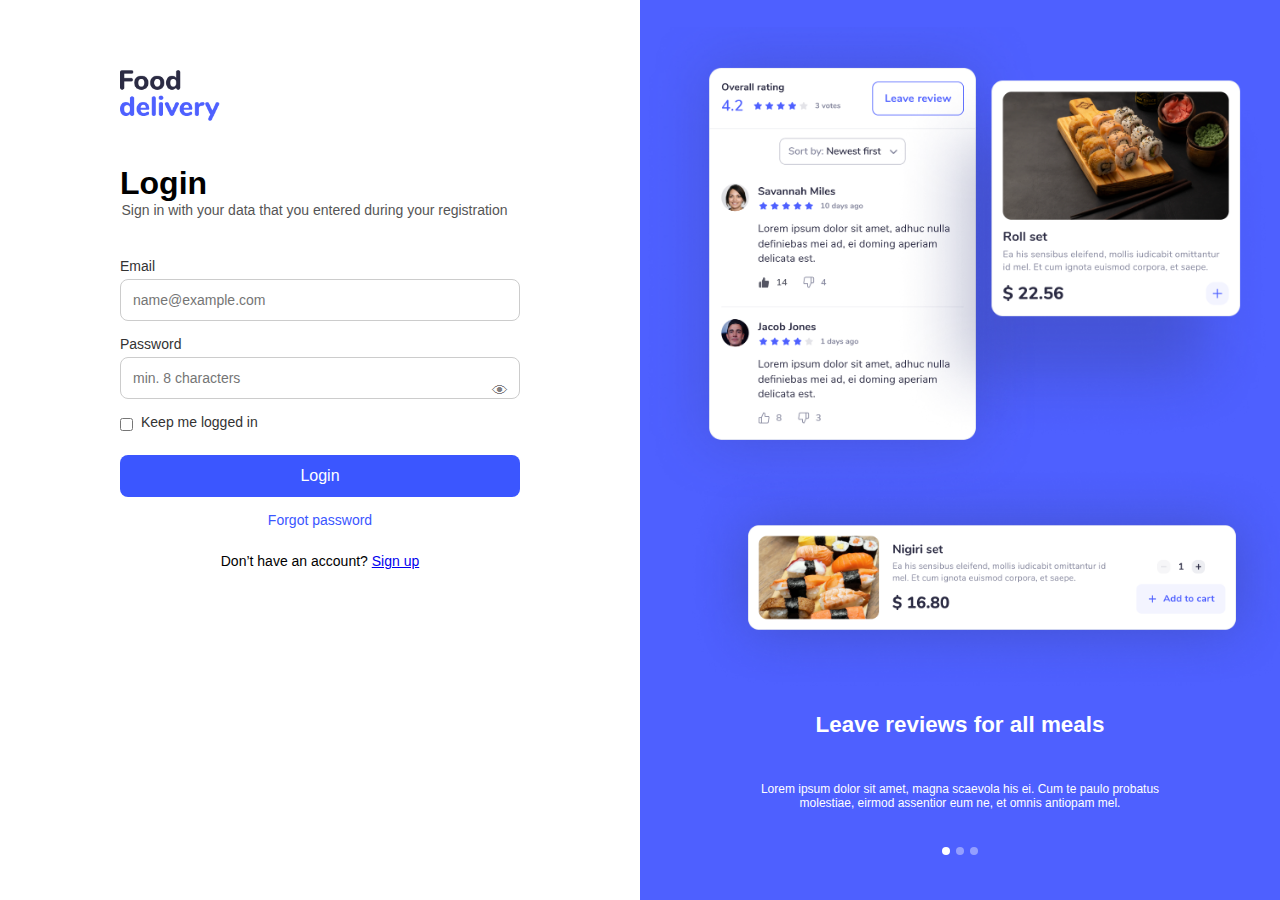
<file: site-multipage/1/index.html>
<!DOCTYPE html>
<html lang="en">

<head>
  <meta charset="UTF-8">
  <meta name="viewport" content="width=device-width, initial-scale=1.0">
  <link rel="stylesheet" href="style.css">
  <link rel="shortcut icon" href="Food del.png">
  <title>Food delivery 1</title>
</head>

<body>
  <main class="container">

    <!-- Stânga: Login -->
    <section class="left">
      <div>
        <img src="Food del.png" alt="Logo Food Delivery" class="logo">
      </div>
        <h1>Login</h1>
        <p class="subtitle">Sign in with your data that you entered during your registration</p>
      <div class="login-box">
        <label>Email</label>
        <input type="email" placeholder="name@example.com">

        <label>Password</label>
        <div class="password-wrapper">
          <input type="password" placeholder="min. 8 characters">
          <span class="toggle-password">👁</span>
        </div>

        <div class="checkbox-row">
          <input type="checkbox" id="keepLoggedIn">
          <label for="keepLoggedIn">Keep me logged in</label>
        </div>

        <button>Login</button>
        <a href="#" class="forgot">Forgot password</a>
      </div>

      <p class="signup">Don’t have an account? <a href="#">Sign up</a></p>
    </section>

    <!-- Dreapta: Imagini + text -->
    <section class="right">

      <div class="images-wrapper">
        <img src="image copy.png" alt="comments" id="com">
        <img src="image copy 3.png" alt="rol set" id="rol">
        <img src="image.png" alt="nigiri" id="nigiri">
      </div>

      <h2>Leave reviews for all meals</h2>
      <p id="Lorem">
        Lorem ipsum dolor sit amet, magna scaevola his ei. Cum te paulo probatus molestiae, 
        eirmod assentior eum ne, et omnis antiopam mel.
      </p>

      <div class="dots">
        <span class="dot active"></span>
        <span class="dot"></span>
        <span class="dot"></span>
      </div>

    </section>
  </main>
</body>

</html>
</file>
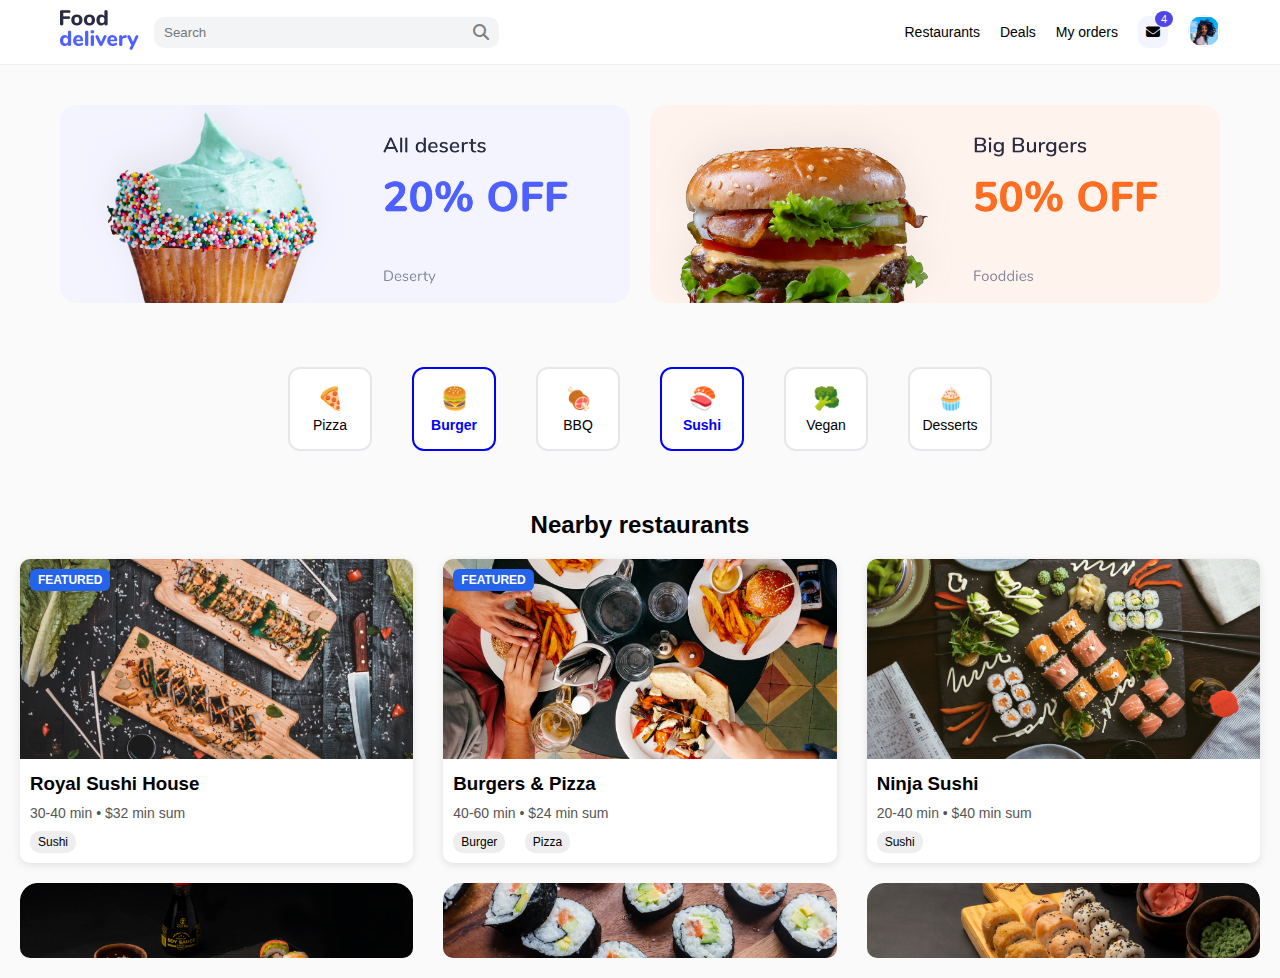
<file: site-multipage/2/index.html>
<!DOCTYPE html>
<html lang="en">
<head>
  <meta charset="UTF-8">
  <meta name="viewport" content="width=device-width, initial-scale=1.0">
  <title>Food Delivery</title>
  <link rel="stylesheet" href="style.css">
  <link rel="stylesheet" href="https://cdnjs.cloudflare.com/ajax/libs/font-awesome/6.4.0/css/all.min.css">
  <link rel="icon" href="Food del.png">
</head>
<body>
<main>
  <!-- Navbar -->
  <header>
    <div class="navbar">
      <!-- Left -->
      <div class="left-side">
        <div class="logo">
          <img src="Food del.png" alt="Logo">
        </div>
        <div class="search-box">
          <input type="text" placeholder="Search">
          <i class="fa fa-search"></i>
        </div>
      </div>

      <!-- Right -->
      <div class="nav-links">
        <a href="#">Restaurants</a>
        <a href="#">Deals</a>
        <a href="#">My orders</a>

        <div class="notif">
          <i class="fa fa-envelope"></i>
          <span>4</span>
        </div>

        <div class="profile">
          <img src="profile.png" alt="Profile">
        </div>
      </div>
    </div>
  </header>

  <!-- Promo banners -->
  <section class="banners">
    <div class="banner">
      <img src="des.png" alt="desserts">
    </div>

    <div class="banner">
      <img src="bur.png" alt="burger">
    </div>
  </section>

  <!-- Categories -->
  <section class="categories">
    <div class="category"><span>🍕</span><p>Pizza</p></div>
    <div class="category active"><span>🍔</span><p>Burger</p></div>
    <div class="category"><span>🍖</span><p>BBQ</p></div>
    <div class="category active"><span>🍣</span><p>Sushi</p></div>
    <div class="category"><span>🥦</span><p>Vegan</p></div>
    <div class="category"><span>🧁</span><p>Desserts</p></div>
  </section>

  <!-- Restaurants -->
  <section class="restaurants">
    <h2>Nearby restaurants</h2>
    <div class="cards">
      <div class="card featured">
        <span class="featured-badge">FEATURED</span>
        <img src="royal.png" alt="Royal Sushi House">
        <h3>Royal Sushi House</h3>
        <p>30-40 min • $32 min sum</p>
        <span class="tag">Sushi</span>
      </div>

      <div class="card featured">
        <span class="featured-badge">FEATURED</span>
        <img src="bur&pi.png" alt="Burgers & Pizza">
        <h3>Burgers & Pizza</h3>
        <p>40-60 min • $24 min sum</p>
        <span class="tag">Burger</span>
        <span class="tag">Pizza</span>
      </div>

      <div class="card">
        <img src="ninja.png" alt="Ninja Sushi">
        <h3>Ninja Sushi</h3>
        <p>20-40 min • $40 min sum</p>
        <span class="tag">Sushi</span>
      </div>
    </div>

    <div class="cards extra-images">
      <img src="roly.png" alt="" id="roly">
      <img src="bu.png" alt="" id="bu">
      <img src="ni.png" alt="" id="ni">
    </div>
  </section>
</main>
</body>
</html>
</file>
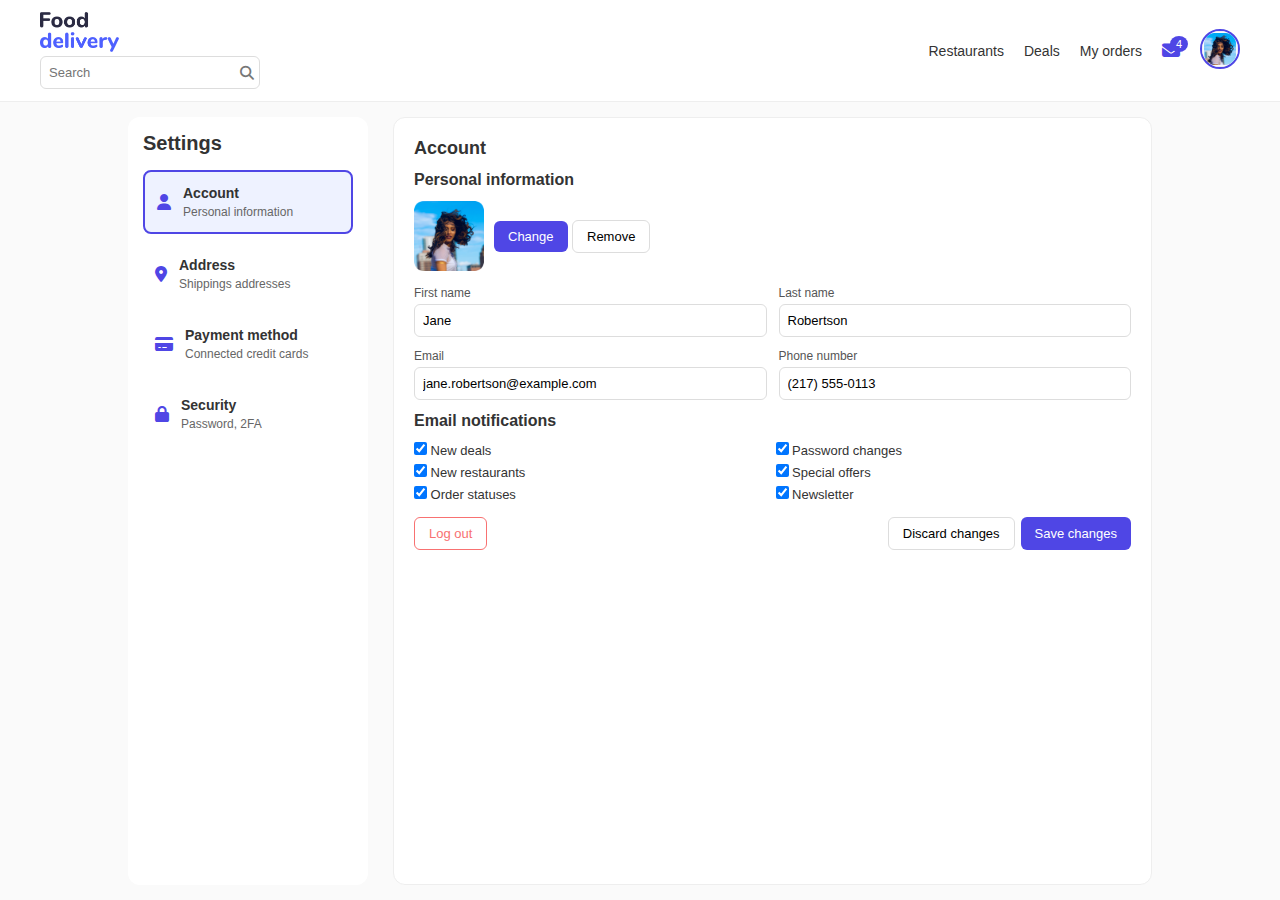
<file: site-multipage/3/index.html>
<!DOCTYPE html>
<html lang="ro">
<head>
  <meta charset="utf-8" />
  <meta name="viewport" content="width=device-width, initial-scale=1" />
  <title>Food Delivery - Settings</title>
  <link rel="stylesheet" href="style.css" />
  <link rel="stylesheet" href="https://cdnjs.cloudflare.com/ajax/libs/font-awesome/6.5.0/css/all.min.css" />
</head>
<body>
  <!-- NAVBAR -->
  <header class="navbar">
    <div class="navbar-left">
      <div class="logo">
        <img src="Food del.png" alt="Food delivery logo" />
      </div>

      <div class="search">
        <i class="fa fa-search" aria-hidden="true"></i>
        <input type="text" placeholder="Search" aria-label="Search" />
      </div>
    </div>

    <nav class="menu">
      <a href="#">Restaurants</a>
      <a href="#">Deals</a>
      <a href="#">My orders</a>

      <div class="notifications" aria-hidden="true">
        <i class="fa fa-envelope"></i>
        <span class="badge">4</span>
      </div>

      <div class="profile">
        <img src="profile.png" alt="User avatar" />
      </div>
    </nav>
  </header>

  <!-- MAIN -->
  <main class="settings-wrapper">
    <div class="settings-container">
      <!-- SIDEBAR -->
      <aside class="sidebar">
        <h2 class="sidebar-title">Settings</h2>
        <ul>
          <li class="active">
            <i class="fa fa-user"></i>
            <div>
              <span class="title">Account</span><br />
              <span class="subtitle">Personal information</span>
            </div>
          </li>

          <li>
            <i class="fa fa-map-marker-alt"></i>
            <div>
              <span class="title">Address</span><br />
              <span class="subtitle">Shippings addresses</span>
            </div>
          </li>

          <li>
            <i class="fa fa-credit-card"></i>
            <div>
              <span class="title">Payment method</span><br />
              <span class="subtitle">Connected credit cards</span>
            </div>
          </li>

          <li>
            <i class="fa fa-lock"></i>
            <div>
              <span class="title">Security</span><br />
              <span class="subtitle">Password, 2FA</span>
            </div>
          </li>
        </ul>
      </aside>

      <!-- CONTENT -->
      
      <section class="content" aria-labelledby="account-heading">
      <h2>Account</h2>
        <h3>Personal information</h3>

        <div class="profile-section">
          <img src="avatar.png" alt="Avatar" class="avatar" />
          <div class="profile-actions">
            <button class="btn blue" type="button">Change</button>
            <button class="btn" type="button">Remove</button>
          </div>
        </div>

        <form>
          <div class="form-row">
            <div class="form-group">
              <label for="first-name">First name</label>
              <input id="first-name" type="text" value="Jane" />
            </div>

            <div class="form-group">
              <label for="last-name">Last name</label>
              <input id="last-name" type="text" value="Robertson" />
            </div>
          </div>

          <div class="form-row">
            <div class="form-group">
              <label for="email">Email</label>
              <input id="email" type="email" value="jane.robertson@example.com" />
            </div>

            <div class="form-group">
              <label for="phone">Phone number</label>
              <input id="phone" type="tel" value="(217) 555-0113" />
            </div>
          </div>

          <h3>Email notifications</h3>

          <div class="checkboxes">
            <label><input type="checkbox" checked /> New deals</label>
            <label><input type="checkbox" checked /> Password changes</label>
            <label><input type="checkbox" checked /> New restaurants</label>
            <label><input type="checkbox" checked /> Special offers</label>
            <label><input type="checkbox" checked /> Order statuses</label>
            <label><input type="checkbox" checked /> Newsletter</label>
          </div>

          <div class="form-actions">
            <button type="button" class="btn red">Log out</button>

            <div class="right">
              <button type="reset" class="btn">Discard changes</button>
              <button type="submit" class="btn blue">Save changes</button>
            </div>
          </div>
        </form>
      </section>
    </div>
  </main>
</body>
</html>
</file>
<file: site-multipage/2/style.css>
body {
  margin: 0;
  font-family: Arial, sans-serif;
  background: #fafafa;
}

/* Navbar */
.navbar {
  display: flex;
  align-items: center;
  justify-content: space-between;
  padding: 10px 20px;
  border-bottom: 1px solid #eee;
  background: white;
  flex-wrap: wrap;
}

.left-side {
  display: flex;
  align-items: center;
  gap: 15px;
}

.logo img {
  height: 40px;
}

.search-box {
  display: flex;
  align-items: center;
  position: relative;
}

.search-box input {
  padding: 8px 35px 8px 10px;
  border: none;
  border-radius: 10px;
  background: #f3f4f6;
  width: 200px;
}

.search-box i {
  position: absolute;
  right: 10px;
  color: gray;
}

.nav-links {
  display: flex;
  align-items: center;
  gap: 20px;
  font-size: 14px;
  flex-wrap: wrap;
}
.nav-links a {
  text-decoration: none;
  color: black;
}

.notif {
  position: relative;
  background: #f3f4ff;
  padding: 8px;
  border-radius: 10px;
}
.notif span {
  position: absolute;
  top: -5px;
  right: -5px;
  background: #4f46e5;
  color: white;
  font-size: 11px;
  padding: 2px 6px;
  border-radius: 50%;
}

.profile img {
  width: 32px;
  height: 32px;
  border-radius: 50%;
}

/* Banners */
.banners {
  display: grid;
  grid-template-columns: 1fr;
  gap: 20px;
  padding: 20px;
}
.banner {
  position: relative;
  overflow: hidden;
  border-radius: 12px;
}
.banner img {
  width: 100%;
  border-radius: 12px;
}
.banner-text {
  position: absolute;
  top: 20px;
  left: 20px;
  color: black;
}
.banner-text h3 {
  margin: 5px 0;
  font-size: 22px;
  font-weight: bold;
  color: #e63946;
}

/* Categories */
.categories {
  display: flex;
  gap: 15px;
  margin: 20px;
  flex-wrap: wrap;
  justify-content: center;
}
.category {
  display: flex;
  flex-direction: column;
  align-items: center;
  justify-content: center;
  min-width: 80px;
  height: 80px;
  border: 2px solid #e5e7eb;
  border-radius: 12px;
  cursor: pointer;
  transition: 0.2s;
  font-size: 22px;
  background: white;
}
.category p {
  margin: 5px 0 0;
  font-size: 14px;
}
.category:hover {
  border-color: blue;
  transform: scale(1.05);
}
.category.active {
  border-color: blue;
}
.category.active p {
  color: blue;
  font-weight: bold;
}

/* Restaurants */
.restaurants {
  padding: 20px;
}
.restaurants h2 {
  margin-bottom: 20px;
  text-align: center;
}
.cards {
  display: grid;
  grid-template-columns: 1fr;
  gap: 20px;
}
.card {
  background: #fff;
  border-radius: 10px;
  overflow: hidden;
  box-shadow: 0 2px 8px rgba(0,0,0,0.1);
  transition: transform 0.2s;
  position: relative;
}
.card:hover {
  transform: translateY(-5px);
}
.card img {
  width: 100%;
  height: 160px;
  object-fit: cover;
}
.card h3 {
  margin: 10px;
}
.card p {
  margin: 0 10px 10px;
  font-size: 14px;
  color: #555;
}
.tag {
  display: inline-block;
  margin: 0 5px 10px 10px;
  padding: 4px 8px;
  font-size: 12px;
  background: #eee;
  border-radius: 10px;
}

/* FEATURED badge */
.featured-badge {
  position: absolute;
  top: 10px;
  left: 10px;
  background: #2563eb;
  color: #fff;
  font-size: 12px;
  font-weight: bold;
  padding: 4px 8px;
  border-radius: 6px;
}

/* Extra images (cum aveai tu) */
.extra-images {
  display: grid;
  grid-template-columns: repeat(auto-fit, minmax(260px, 1fr));
  gap: 20px;
  margin-top: 20px;
}
#roly, #bu, #ni {
  width: 100%;
  border-radius: 10px;
  object-fit: cover;
}

/* ✅ Desktop ≥1024px */
@media (min-width: 1024px) {
  .navbar {
    padding: 10px 60px;
  }
  .search-box input {
    width: 300px;
  }
  .banners {
    grid-template-columns: repeat(2, 1fr);
    padding: 40px 60px;
  }
  .categories {
    gap: 40px;
  }
  .restaurants .cards {
    grid-template-columns: repeat(3, 1fr);
    gap: 30px;
  }
  .card img {
    height: 200px;
  }
}
</file>
<file: site-multipage/3/style.css>
* {
  box-sizing: border-box;
  margin: 0;
  padding: 0;
  font-family: Arial, sans-serif;
}

body {
  background: #fafafa;
  color: #333;
  font-size: 16px;
  overflow: hidden; /* fără scroll pe desktop */
  height: 100vh;
  display: flex;
  flex-direction: column;
}

/* NAVBAR */
.navbar {
  display: flex;
  align-items: center;
  justify-content: space-between;
  background: #fff;
  padding: 12px 40px;   /* mai mic */
  border-bottom: 1px solid #eee;
  flex-shrink: 0;
}

.left {
  display: flex;
  align-items: center;
  gap: 20px;
}

.logo img {
  height: 40px;  /* micșorat */
}

.search {
  position: relative;
}

.search input {
  padding: 8px 12px 8px 35px;
  border: 1px solid #ddd;
  border-radius: 8px;
  width: 220px;
  font-size: 14px;
}

.search input:focus {
  border-color: #4f46e5;
  outline: none;
}

.search i {
  position: absolute;
  top: 50%;
  left: 200px;
  transform: translateY(-50%);
  color: #777;
  font-size: 14px;
}

.menu {
  display: flex;
  align-items: center;
  gap: 20px;
  font-size: 14px;
}

.menu a {
  text-decoration: none;
  color: #333;
  transition: color 0.2s;
}

.menu a:hover {
  color: #4f46e5;
}

.notifications {
  position: relative;
  cursor: pointer;
}

.notifications i {
  font-size: 18px;
  color: #4f46e5;
}

.notifications .badge {
  position: absolute;
  top: -6px;
  right: -8px;
  background: #4f46e5;
  color: #fff;
  border-radius: 50%;
  padding: 2px 6px;
  font-size: 11px;
}

.profile img {
  width: 40px;
  height: 40px;
  border-radius: 50%;
  border: 2px solid #4f46e5;
}

/* MAIN */
.settings-wrapper {
  flex: 1;
  display: flex;
  justify-content: center;
  padding: 15px 30px;
  overflow: hidden;
}

.settings-container {
  display: grid;
  grid-template-columns: 240px 1fr;
  gap: 25px;
  max-width: 1024px;
  width: 100%;
  height: 100%;
  overflow: hidden;
}

/* SIDEBAR */
.sidebar {
  background: #fff;
  padding: 15px;
  border-radius: 12px;
  overflow-y: auto;
  border: none;
}

.sidebar-title {
  font-size: 20px;
  font-weight: bold;
  margin-bottom: 15px;
}

.sidebar ul {
  list-style: none;
}

.sidebar li {
  display: flex;
  align-items: center;
  gap: 12px;
  padding: 12px;
  margin-bottom: 10px;
  border-radius: 8px;
  cursor: pointer;
  background: #fff;
  transition: background 0.2s, border-color 0.2s;
}

.sidebar li:hover {
  border-color: #4f46e5;
}

.sidebar li.active {
  border: 2px solid #4f46e5;
  background: #eef2ff;
}

.sidebar li i {
  font-size: 16px;
  color: #4f46e5;
}

.sidebar .title {
  font-weight: bold;
  font-size: 14px;
}

.sidebar .subtitle {
  font-size: 12px;
  color: #666;
}

/* CONTENT */
.content-area {
  display: flex;
  flex-direction: column;
  height: 100%;
  overflow: auto;
}

.content {
  background: #fff;
  border: 1px solid #eee;
  border-radius: 12px;
  padding: 20px;
  flex: 1;
  overflow-y: auto;
}

.content h2 {
  font-size: 18px;
  margin-bottom: 5px;
  border: none; /* scoatem din border */
}

.content h3 {
  margin: 12px 0;
  font-size: 16px;
}

/* PROFILE IMAGE */
.profile-section {
  display: flex;
  align-items: center;
  gap: 10px;
  margin-bottom: 15px;
}

.avatar {
  width: 70px;
  height: 70px;
  border-radius: 8px;
}

/* FORM */
.form-row {
  display: flex;
  gap: 12px;
  margin-bottom: 12px;
}

.form-group {
  flex: 1;
  display: flex;
  flex-direction: column;
}

.form-group label {
  margin-bottom: 4px;
  font-size: 12px;
  color: #555;
}

input[type="text"],
input[type="email"],
input[type="tel"] {
  padding: 8px;
  border: 1px solid #ddd;
  border-radius: 6px;
  font-size: 13px;
}

input:focus {
  border-color: #4f46e5;
  outline: none;
}

.checkboxes {
  display: grid;
  grid-template-columns: repeat(2, 1fr);
  gap: 6px;
  margin: 12px 0 15px;
  font-size: 13px;
}

/* BUTTONS */
.btn {
  padding: 8px 14px;
  border: 1px solid #ddd;
  border-radius: 6px;
  cursor: pointer;
  font-size: 13px;
  background: #fff;
  transition: 0.2s;
}

.btn:hover {
  border-color: #4f46e5;
  color: #4f46e5;
}

.btn.blue {
  background: #4f46e5;
  color: #fff;
  border: none;
}

.btn.blue:hover {
  background: #3730a3;
}

.btn.red {
  background: #fff;
  color: #f87171;
  border: 1px solid #f87171;
}

.btn.red:hover {
  background: #f87171;
  color: #fff;
}

.form-actions {
  display: flex;
  justify-content: space-between;
  align-items: center;
}

.form-actions .right {
  display: flex;
  gap: 6px;
}

/* RESPONSIVE */
@media (max-width: 1024px) {
  body {
    overflow: auto;
  }
  .settings-container {
    grid-template-columns: 1fr;
    height: auto;
  }
}
</file>
<file: site-multipage/1/style.css>
/* Reset */
* {
  box-sizing: border-box;
  margin: 0;
  padding: 0;
}

body {
  font-family: Arial, sans-serif;
  background: #f5f5f5;
}

/* Layout principal */
.container {
  display: flex;
  flex-wrap: wrap;
  min-height: 100vh;
}

/* ---------------- Stânga ---------------- */
.left {
  flex: 1 1 400px;
  background: white;
  padding: 30px 30px 40px; 
}



.logo {
  width: 100px;
  height: auto;
  margin-left: 90px;
  margin-top: 40px;
}

h1 {
  font-size: 2rem;
  margin-left: 90px;
  margin-top: 40px;
}

.subtitle {
  font-size: 14px;
  color: #555;
  text-align: left;
  margin-bottom: 20px;
  padding-left: 5px;
  margin-left: 86.5px;
}

.login-box {
  max-width: 400px;
  margin: 40px auto 0; 
}

label {
  display: block;
  font-size: 14px;
  margin-bottom: 5px;
  color: #333;
}

input[type="email"],
input[type="password"] {
  width: 100%;
  padding: 12px;
  border: 1px solid #ccc;
  border-radius: 8px;
  margin-bottom: 15px;
  font-size: 14px;
}

.password-wrapper {
  position: relative;
}

.password-wrapper .toggle-password {
  position: absolute;
  right: 12px;
  top: 60%;
  transform: translateY(-50%);
  cursor: pointer;
  color: gray;
}

.checkbox-row {
  display: flex;
  align-items: center;
  margin-bottom: 20px;
}

.checkbox-row label {
  margin-left: 8px;
  font-size: 14px;
}

button {
  width: 100%;
  padding: 12px;
  background: #3b56ff;
  color: white;
  font-size: 16px;
  border: none;
  border-radius: 8px;
  cursor: pointer;
  margin-bottom: 15px;
  transition: 0.3s;
}

button:hover {
  background: #2a3bd6;
}

.forgot {
  display: block;
  text-align: center;
  font-size: 14px;
  color: #3b56ff;
  text-decoration: none;
  margin-bottom: 25px;
}

.signup {
  margin-top: 20px;
  font-size: 14px;
  text-align: center;
}


.right {
  flex: 1 1 400px;
  background: #4E60FF;
  color: white;
  padding: 40px 20px;
  position: relative;
  overflow: hidden;
}

.images-wrapper img {
  position: absolute;
  border: none;
  border-radius: 0;
  box-shadow: none;
}

#com {
  top: 3%;
  left: 0.1%;
  width: 63%;  
}

#rol {
  top: 8%;
  right: 1%;
  width: 60%; 
}

#nigiri {
  bottom: 23%;
  left: 7%;   
  width: 96%; }

/* Text suprapus */
.right h2 {
  position: absolute;
  bottom: 18%; 
  left: 50%;
  transform: translateX(-50%);
  width: 80%;
  font-size: 1.4rem; 
  text-align: center;
}

#Lorem {
  position: absolute;
  bottom: 10%; 
  left: 50%;
  transform: translateX(-50%);
  width: 70%;
  text-align: center;
  font-size: 12px; 
}
/* Dots */
.dots {
  position: absolute;
  bottom: 5%; 
  left: 50%;
  transform: translateX(-50%);
  display: flex;
  gap: 6px;
}

.dot {
  width: 8px;
  height: 8px;
  border-radius: 50%;
  background: rgba(255,255,255,0.4);
}

.dot.active {
  background: #ffffff;
}

/* ---------------- Responsive ---------------- */


@media (max-width: 1024px) {
  .container {
    flex-direction: column;
  }

  .left, .right {
    flex: 1 1 100%;
    padding: 20px;
  }

  .logo {
    width: 50px;
  }

  .logo-login h1 {
    font-size: 1.8rem;
  }

  .images-wrapper {
    display: grid;
    grid-template-columns: repeat(auto-fit, minmax(150px, 1fr));
    gap: 15px;
    position: static;
    margin-bottom: 20px;
  }

  .images-wrapper img {
    position: static;
    width: 100%;
  }

  .right h2, #Lorem, .dots {
    position: static;
    transform: none;
    text-align: center;
    margin: 10px auto;
  }

  .right h2 {
    font-size: 1.3rem;
  }

  #Lorem {
    font-size: 13px;
    max-width: 90%;
  }

  .dots {
    margin-top: 8px;
  }
}


@media (max-width: 600px) {
  .logo-login {
    flex-direction: column;
    gap: 6px;
    justify-content: center;
  }

  .logo {
    width: 45px;
  }

  .logo-login h1 {
    font-size: 1.5rem;
  }

  .right h2 {
    font-size: 1.1rem;
  }

  #Lorem {
    font-size: 11px;
  }

  .dots {
    margin-top: 6px;
  }
}
</file>
